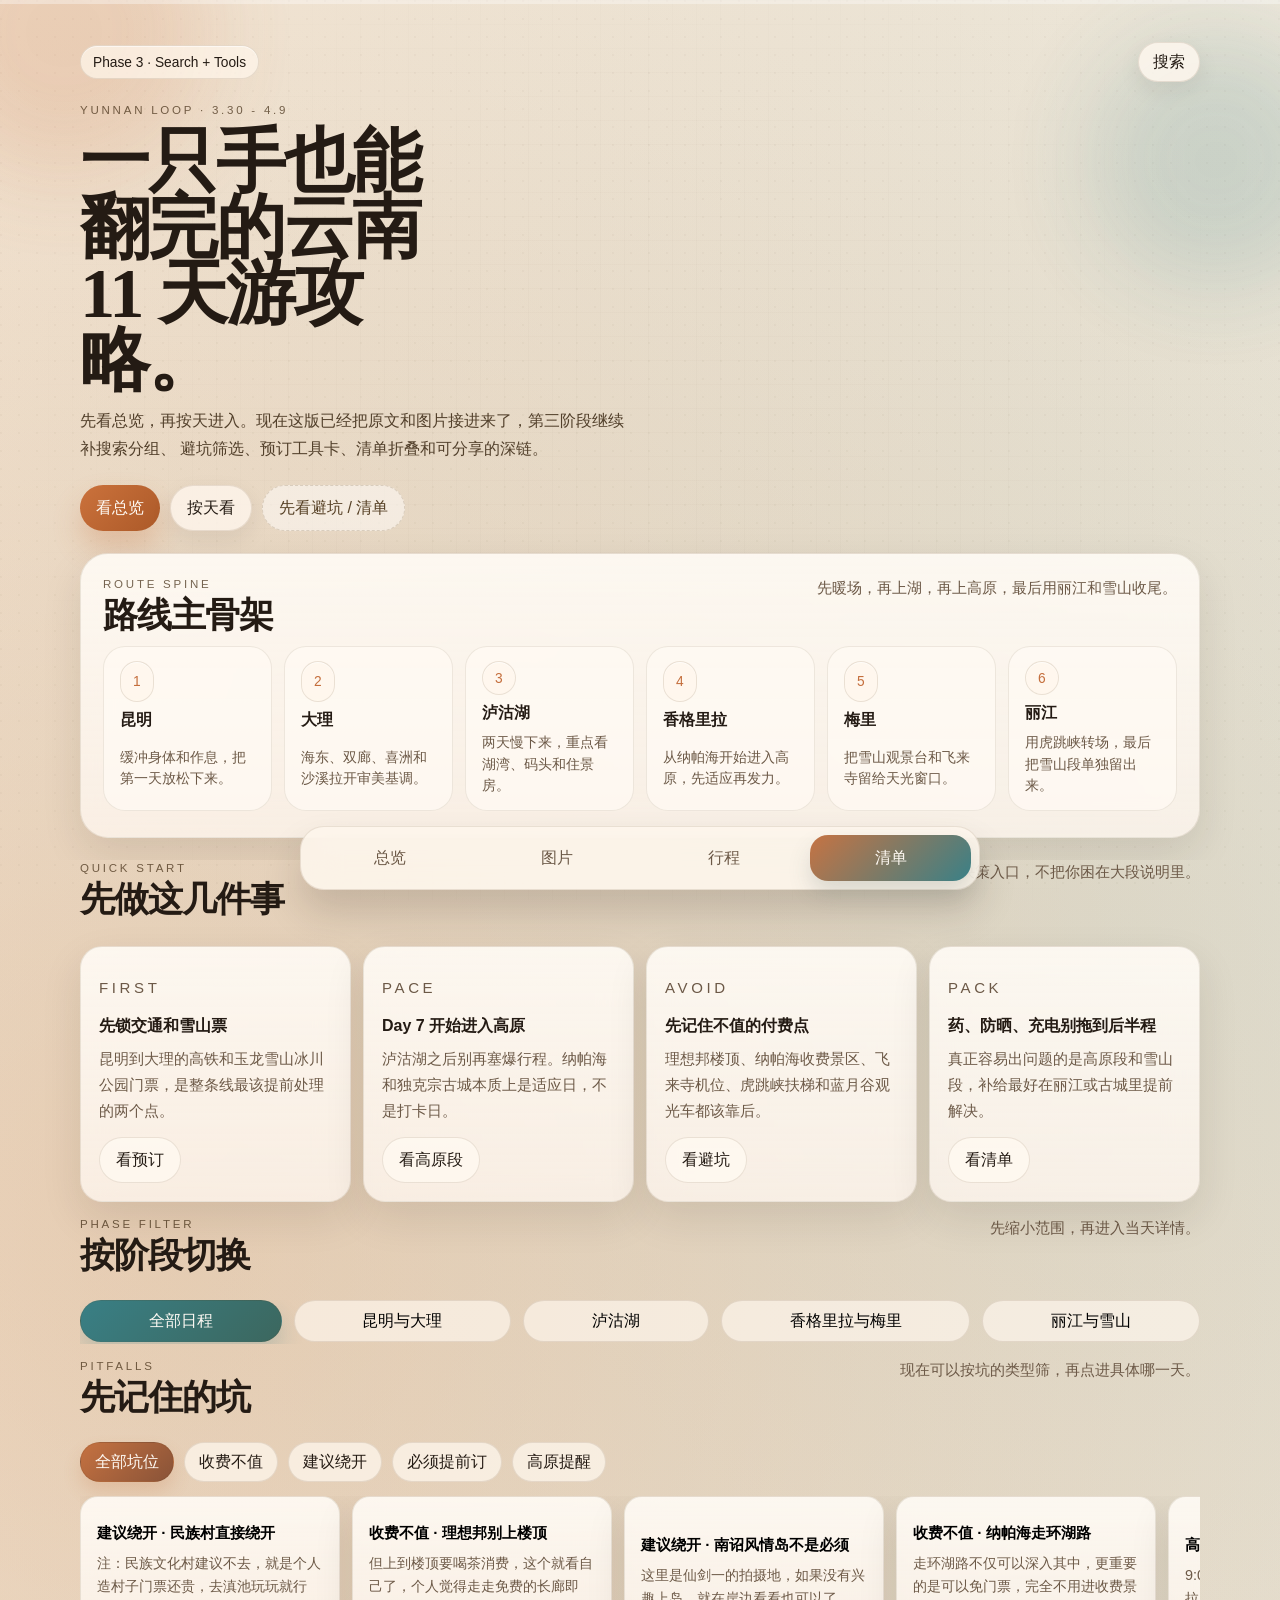
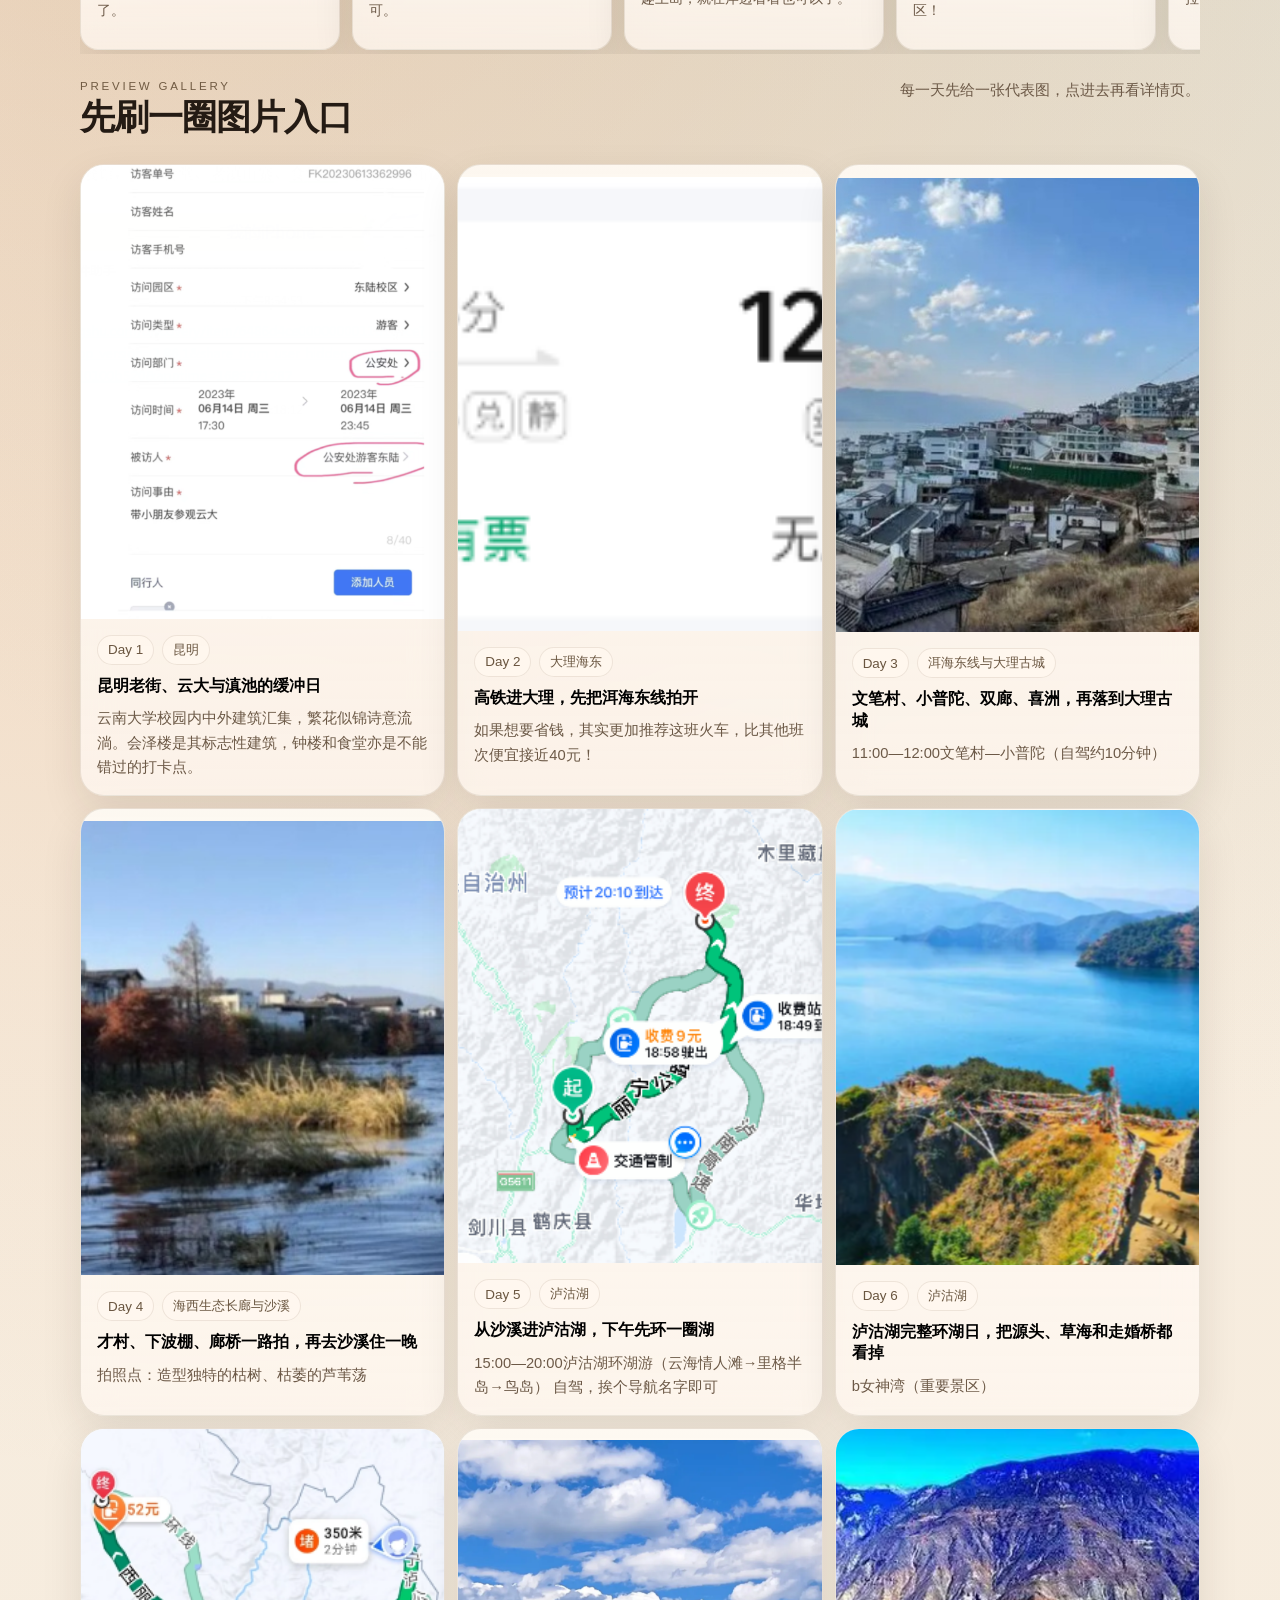
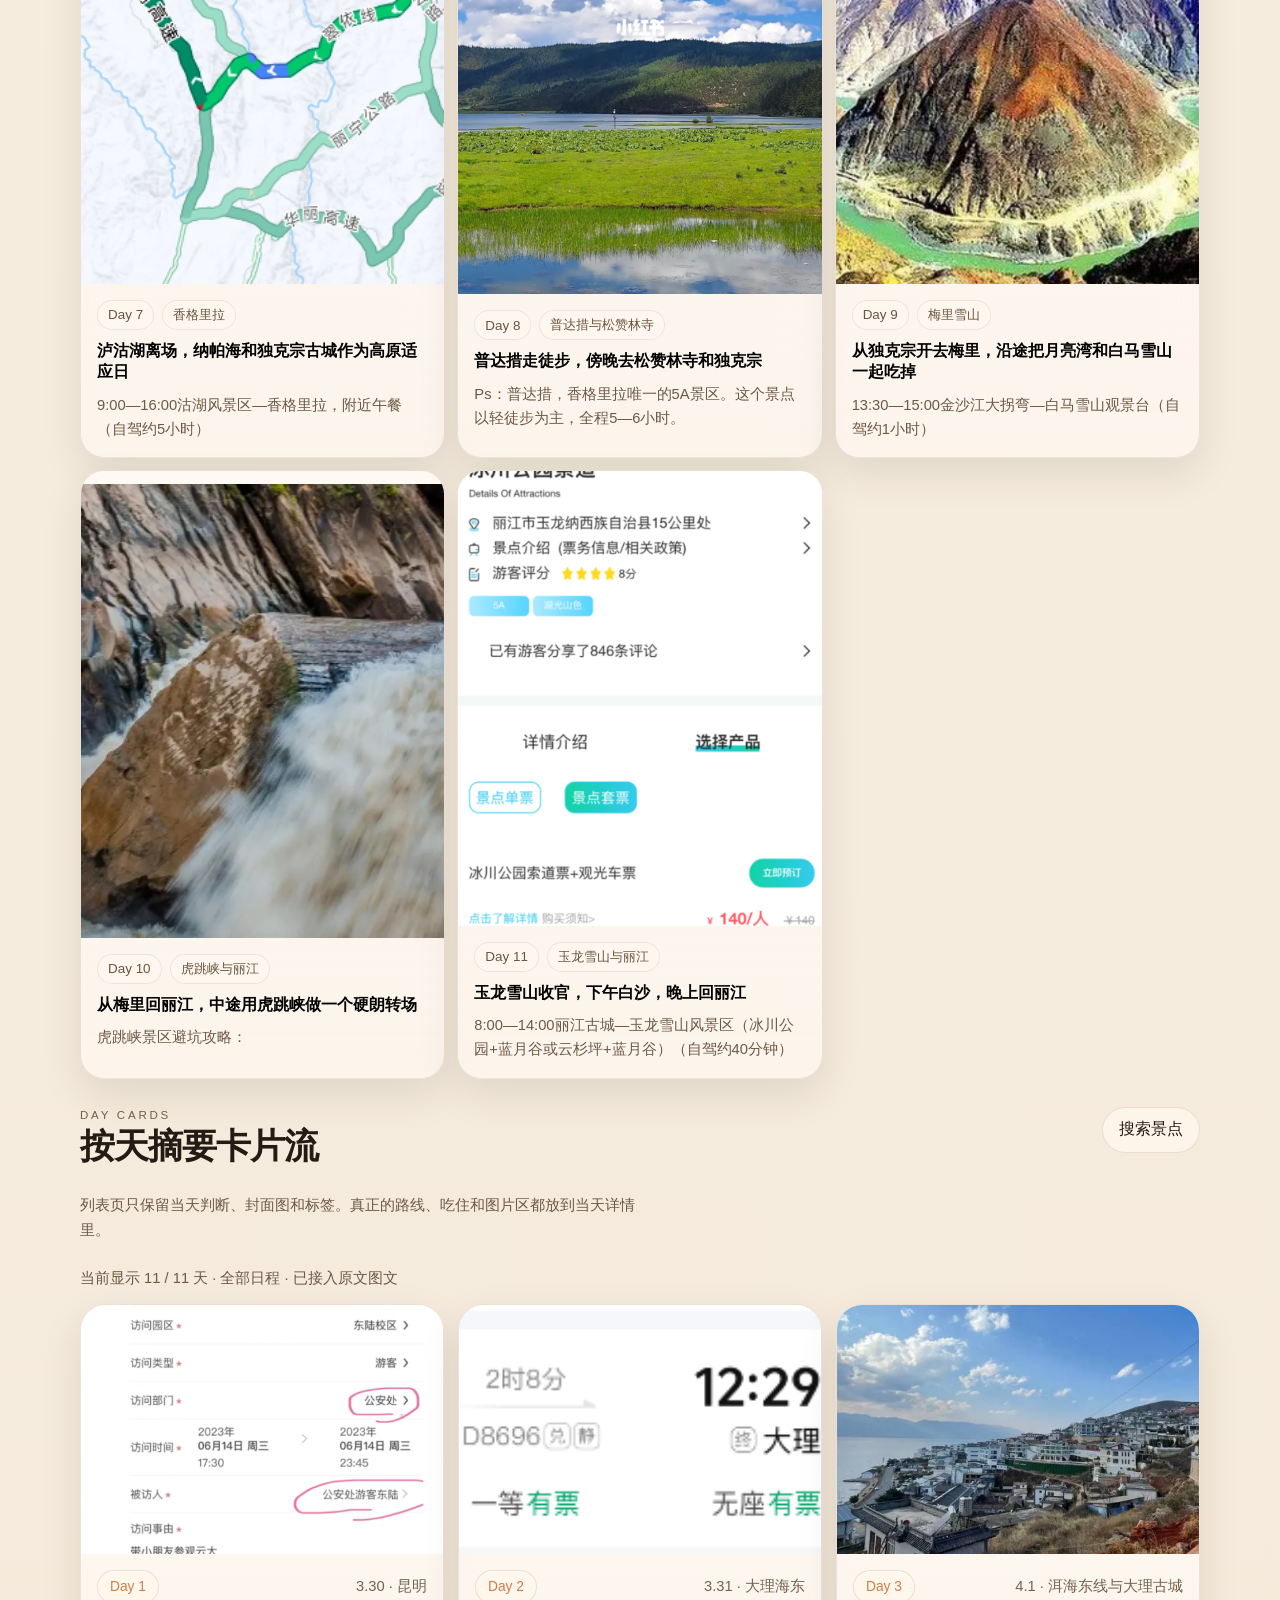
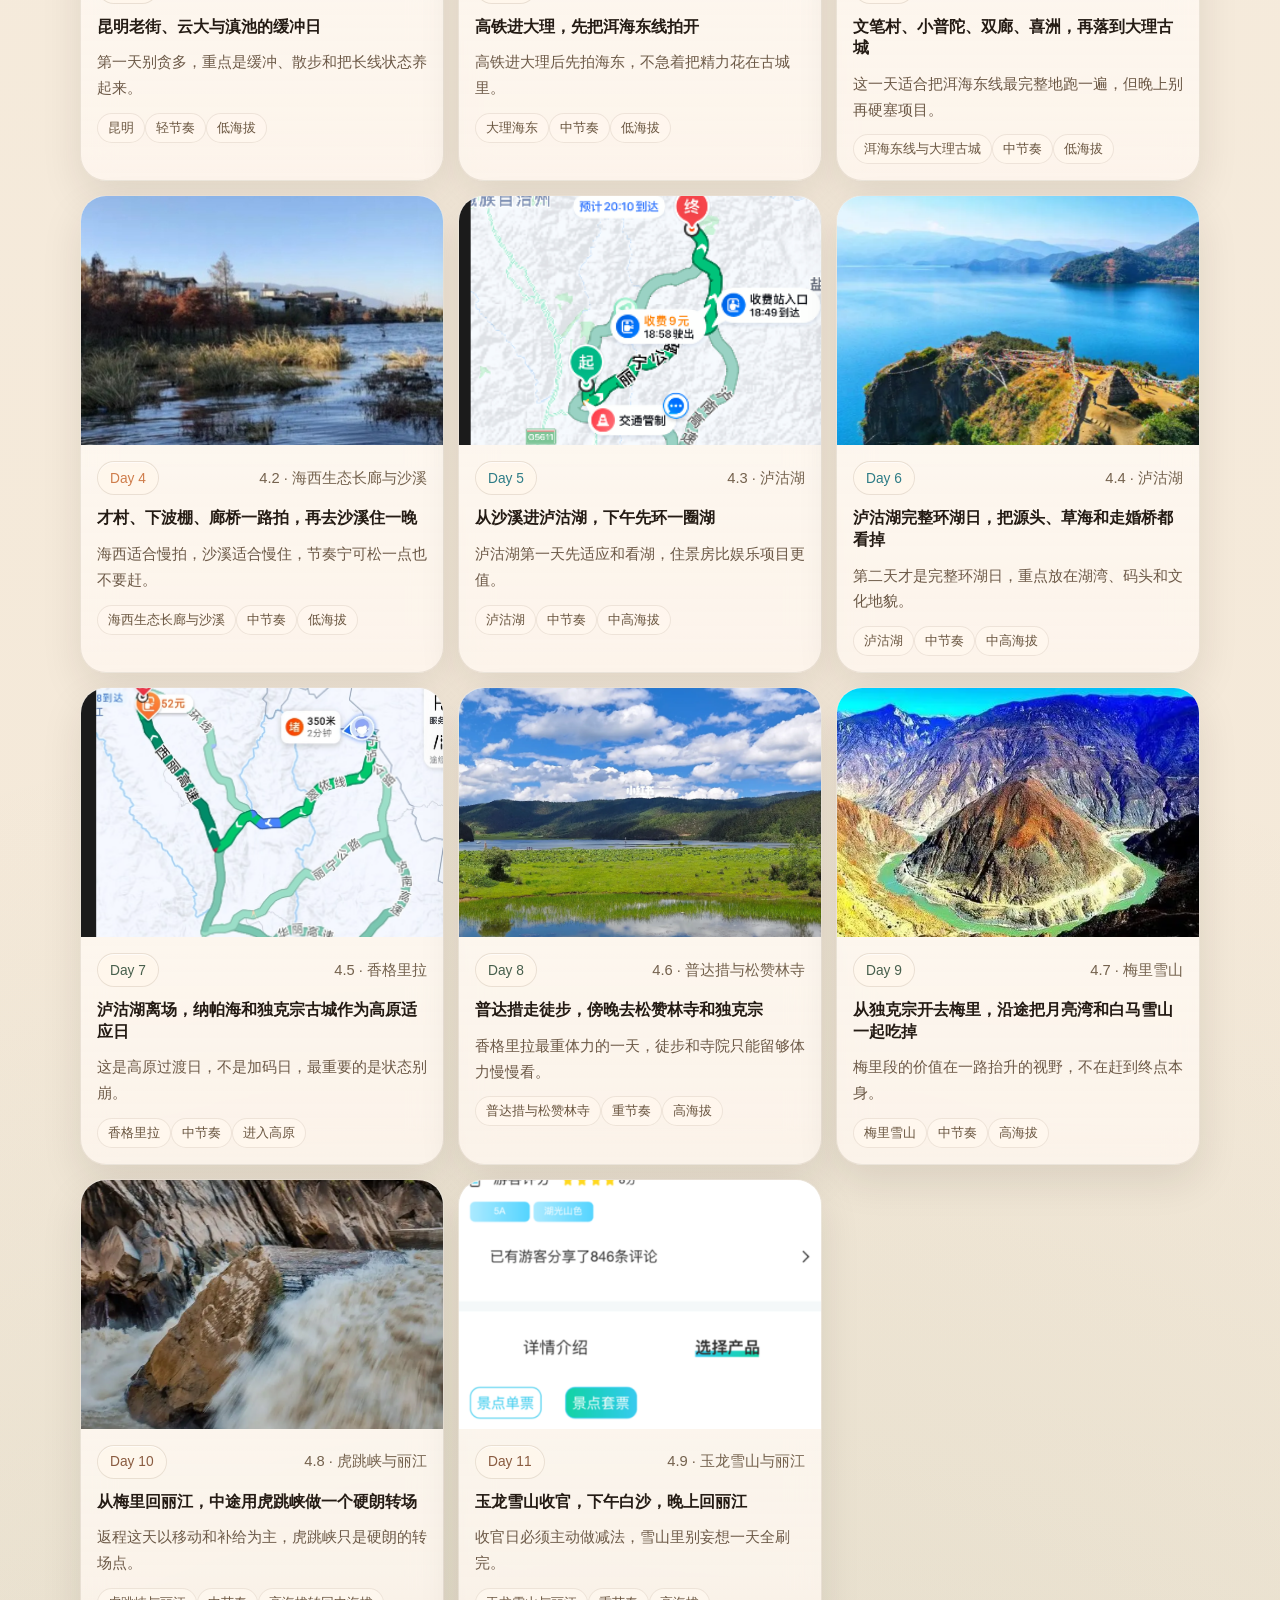
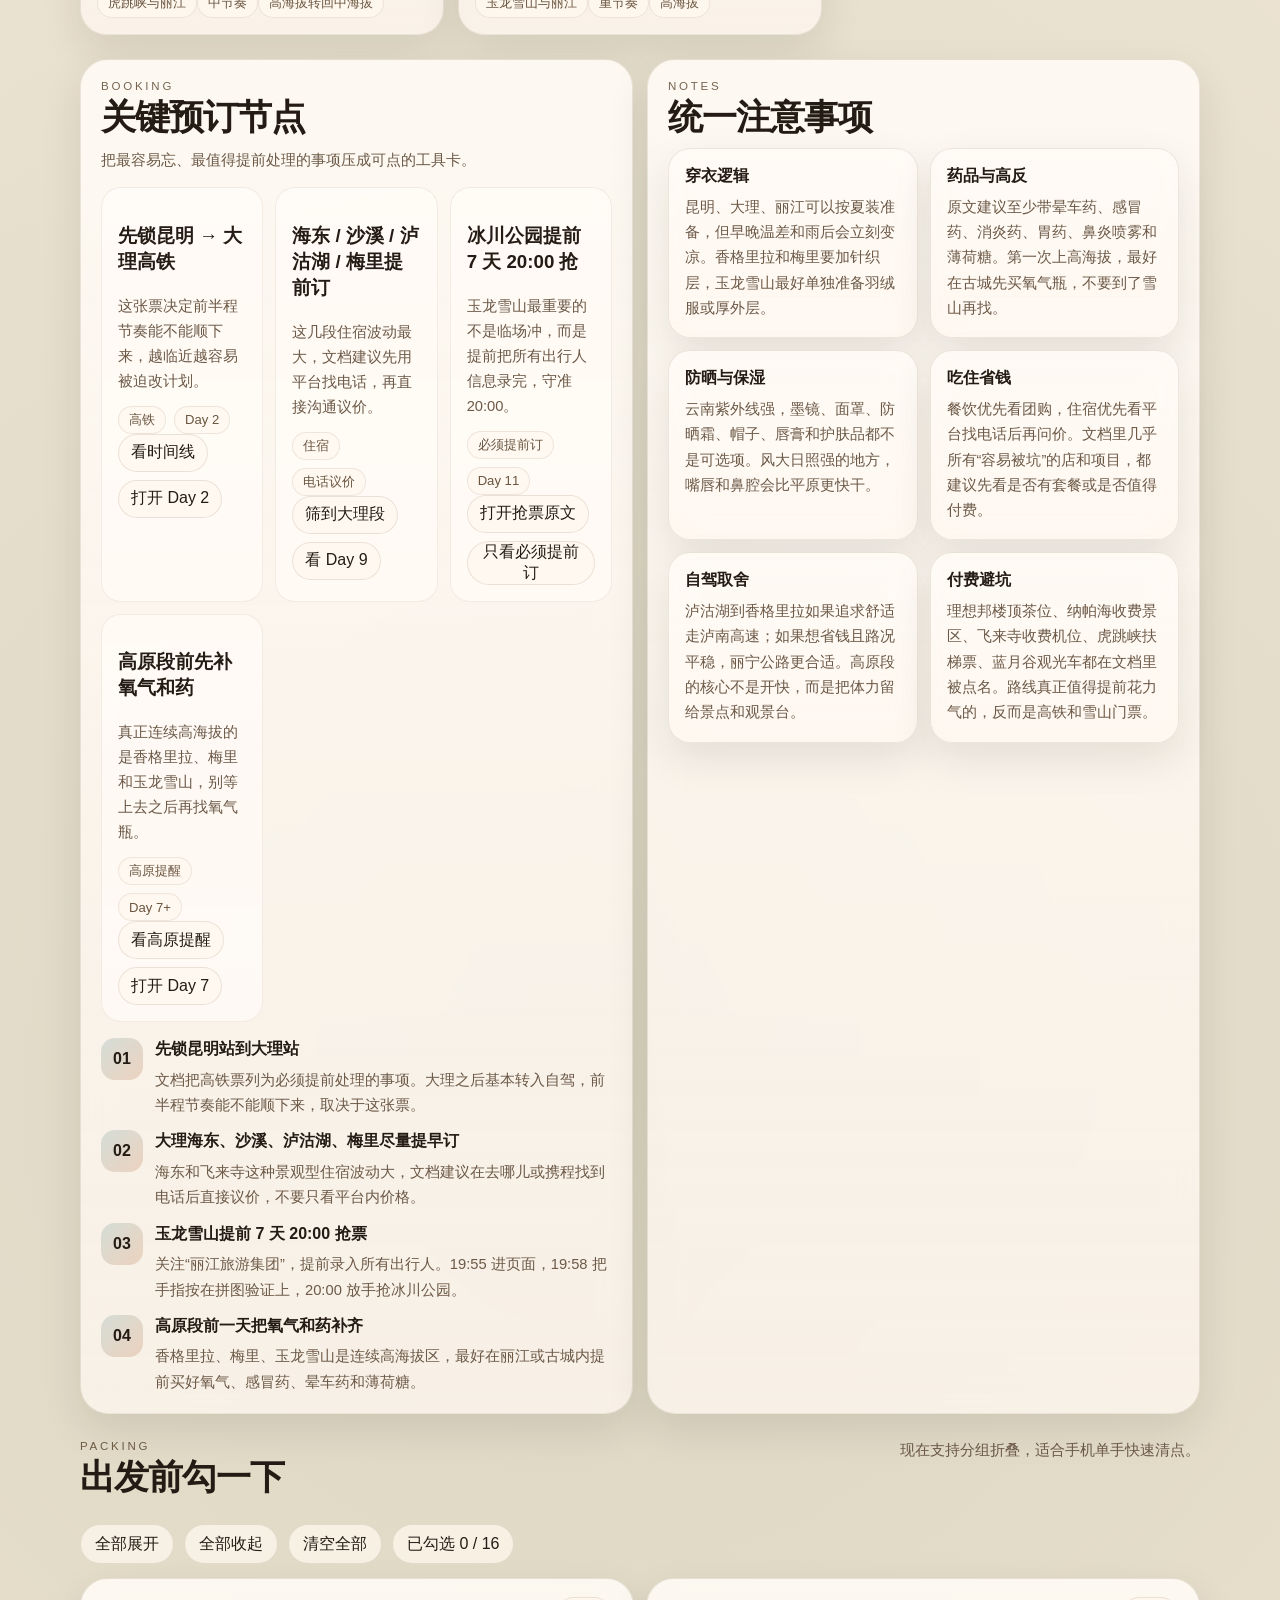
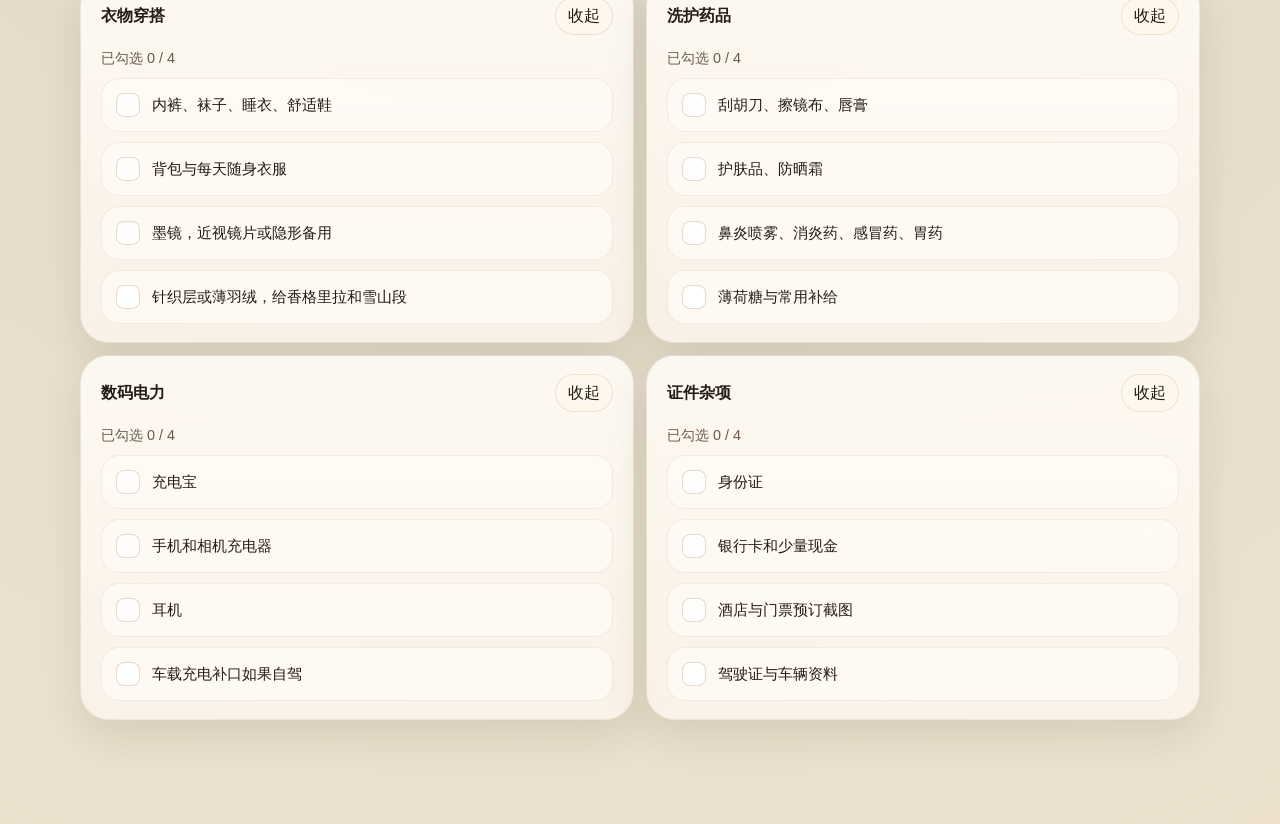
<file: static/guide/yunnan.html>
<!DOCTYPE html>
<html lang="zh-CN">
<head>
  <meta charset="UTF-8" />
  <meta name="viewport" content="width=device-width, initial-scale=1.0" />
  <title>云南路线长卷 | Mobile-First Phase 3</title>
  <meta
    name="description"
    content="移动端优先的云南 11 天游攻略第三阶段：图文引用、搜索分组、避坑筛选、工具卡和深链。"
  />
  <link rel="stylesheet" href="/static/guide/yunnan.css" />
</head>
<body>
  <div class="top-progress" aria-hidden="true">
    <span id="scrollProgress"></span>
  </div>
  <div class="page-grain" aria-hidden="true"></div>

  <header class="hero">
    <div class="hero-orb hero-orb-a" aria-hidden="true"></div>
    <div class="hero-orb hero-orb-b" aria-hidden="true"></div>
    <div class="shell hero-shell">
      <div class="hero-bar">
        <span class="status-chip">Phase 3 · Search + Tools</span>
        <button class="icon-btn" id="openSearchBtn" type="button">搜索</button>
      </div>

      <p class="hero-kicker">Yunnan Loop · 3.30 - 4.9</p>
      <h1>一只手也能翻完的云南 11 天游攻略。</h1>
      <p class="hero-summary">
        先看总览，再按天进入。现在这版已经把原文和图片接进来了，第三阶段继续补搜索分组、
        避坑筛选、预订工具卡、清单折叠和可分享的深链。
      </p>

      <div class="hero-actions">
        <a class="action-btn action-btn-primary" href="#overviewSection">看总览</a>
        <a class="action-btn action-btn-secondary" href="#daysSection">按天看</a>
        <a class="action-link" href="#packingSection">先看避坑 / 清单</a>
      </div>

      <section class="route-strip panel-soft" aria-label="路线总览">
        <div class="section-head section-head-compact">
          <div>
            <p class="eyebrow">Route Spine</p>
            <h2>路线主骨架</h2>
          </div>
          <p class="section-note">先暖场，再上湖，再上高原，最后用丽江和雪山收尾。</p>
        </div>
        <div class="route-strip__track" id="routeStrip"></div>
      </section>
    </div>
  </header>

  <main class="shell page-shell">
    <section class="section-block" id="overviewSection">
      <div class="section-head">
        <div>
          <p class="eyebrow">Quick Start</p>
          <h2>先做这几件事</h2>
        </div>
        <p class="section-note">移动端第一屏只给决策入口，不把你困在大段说明里。</p>
      </div>
      <div class="overview-tools" id="overviewTools"></div>

      <div class="section-head section-head-compact">
        <div>
          <p class="eyebrow">Phase Filter</p>
          <h2>按阶段切换</h2>
        </div>
        <p class="section-note">先缩小范围，再进入当天详情。</p>
      </div>
      <div class="filter-row" id="phaseFilter" aria-label="阶段筛选"></div>

      <div class="section-head section-head-compact">
        <div>
          <p class="eyebrow">Pitfalls</p>
          <h2>先记住的坑</h2>
        </div>
        <p class="section-note">现在可以按坑的类型筛，再点进具体哪一天。</p>
      </div>
      <div class="pitfall-filters" id="pitfallFilters"></div>
      <div class="pitfall-rail" id="pitfallList"></div>
    </section>

    <section class="section-block" id="gallerySection">
      <div class="section-head">
        <div>
          <p class="eyebrow">Preview Gallery</p>
          <h2>先刷一圈图片入口</h2>
        </div>
        <p class="section-note">每一天先给一张代表图，点进去再看详情页。</p>
      </div>
      <div class="featured-gallery" id="featuredGallery"></div>
    </section>

    <section class="section-block" id="daysSection">
      <div class="section-head">
        <div>
          <p class="eyebrow">Day Cards</p>
          <h2>按天摘要卡片流</h2>
        </div>
        <button class="inline-search-btn" id="openSearchInlineBtn" type="button">搜索景点</button>
      </div>
      <p class="section-note section-note-wide">
        列表页只保留当天判断、封面图和标签。真正的路线、吃住和图片区都放到当天详情里。
      </p>
      <p class="results-meta" id="resultsMeta">显示全部 11 天</p>
      <div class="day-list" id="daysContainer"></div>
    </section>

    <section class="section-block tools-block" id="toolsSection">
      <article class="tool-panel">
        <div class="section-head section-head-compact">
          <div>
            <p class="eyebrow">Booking</p>
            <h2>关键预订节点</h2>
          </div>
        </div>
        <p class="section-note section-note-wide">把最容易忘、最值得提前处理的事项压成可点的工具卡。</p>
        <div class="tool-card-grid" id="bookingTools"></div>
        <div class="timeline-list" id="bookingList"></div>
      </article>

      <article class="tool-panel">
        <div class="section-head section-head-compact">
          <div>
            <p class="eyebrow">Notes</p>
            <h2>统一注意事项</h2>
          </div>
        </div>
        <div class="note-grid" id="globalNotes"></div>
      </article>
    </section>

    <section class="section-block" id="packingSection">
      <div class="section-head">
        <div>
          <p class="eyebrow">Packing</p>
          <h2>出发前勾一下</h2>
        </div>
        <p class="section-note">现在支持分组折叠，适合手机单手快速清点。</p>
      </div>
      <div class="packing-toolbar" id="packingActions"></div>
      <div class="packing-grid" id="packingList"></div>
    </section>
  </main>

  <section class="search-shell" id="searchShell" hidden>
    <div class="search-backdrop" data-close-search></div>
    <div class="search-panel" role="dialog" aria-modal="true" aria-labelledby="searchTitle">
      <div class="search-head">
        <div>
          <p class="eyebrow">Search</p>
          <h2 id="searchTitle">搜天数、地名和景点</h2>
        </div>
        <button class="icon-btn" data-close-search type="button">关闭</button>
      </div>
      <label class="search-field">
        <span>输入关键词</span>
        <input id="searchInput" type="search" placeholder="例如：泸沽湖、飞来寺、蓝月谷" />
      </label>
      <div class="search-filter-row" id="searchFilters"></div>
      <p class="search-summary" id="searchSummary">支持搜索天数、景点、餐馆、原文和图片引用。</p>
      <div class="search-results" id="searchResults"></div>
    </div>
  </section>

  <section class="detail-shell" id="detailShell" hidden>
    <div class="detail-backdrop" data-close-detail></div>
    <div class="detail-sheet" role="dialog" aria-modal="true" aria-labelledby="detailTitle">
      <div class="detail-head">
        <button class="icon-btn" data-close-detail type="button">返回</button>
        <span class="detail-phase" id="detailPhaseBadge"></span>
      </div>

      <div class="detail-hero">
        <img class="detail-lead-image" id="detailLeadImage" alt="" loading="lazy" />
        <div class="detail-hero-copy">
          <p class="eyebrow" id="detailEyebrow"></p>
          <h2 id="detailTitle"></h2>
          <p class="detail-decision" id="detailDecision"></p>
          <p class="detail-summary" id="detailSummary"></p>
          <div class="detail-badges" id="detailBadges"></div>
        </div>
      </div>

      <div class="detail-gallery-rail" id="detailGalleryRail"></div>
      <div class="detail-tabs" id="detailTabs" role="tablist" aria-label="当天详情切换"></div>
      <div class="detail-body" id="detailBody"></div>
    </div>
  </section>

  <section class="lightbox-shell" id="lightboxShell" hidden>
    <div class="lightbox-backdrop" data-close-lightbox></div>
    <div class="lightbox-panel" role="dialog" aria-modal="true" aria-labelledby="lightboxCounter">
      <div class="lightbox-head">
        <p class="eyebrow" id="lightboxCounter">图片 1 / 1</p>
        <button class="icon-btn" data-close-lightbox type="button">关闭</button>
      </div>

      <div class="lightbox-frame">
        <button class="lightbox-nav lightbox-nav-prev" type="button" data-lightbox-nav="prev" aria-label="上一张">‹</button>
        <img class="lightbox-image" id="lightboxImage" alt="" loading="lazy" />
        <button class="lightbox-nav lightbox-nav-next" type="button" data-lightbox-nav="next" aria-label="下一张">›</button>
      </div>

      <div class="lightbox-copy">
        <p class="lightbox-caption" id="lightboxCaption"></p>
        <p class="lightbox-source" id="lightboxSource"></p>
        <button class="lightbox-source-btn" id="lightboxSourceBtn" type="button">查看对应原文</button>
      </div>
    </div>
  </section>

  <nav class="bottom-nav" id="bottomNav" aria-label="页面导航">
    <button class="bottom-nav__btn is-active" type="button" data-section="overviewSection">总览</button>
    <button class="bottom-nav__btn" type="button" data-section="gallerySection">图片</button>
    <button class="bottom-nav__btn" type="button" data-section="daysSection">行程</button>
    <button class="bottom-nav__btn" type="button" data-section="packingSection">清单</button>
  </nav>

  <script src="/static/guide/yunnan.js" defer></script>
</body>
</html>
</file>
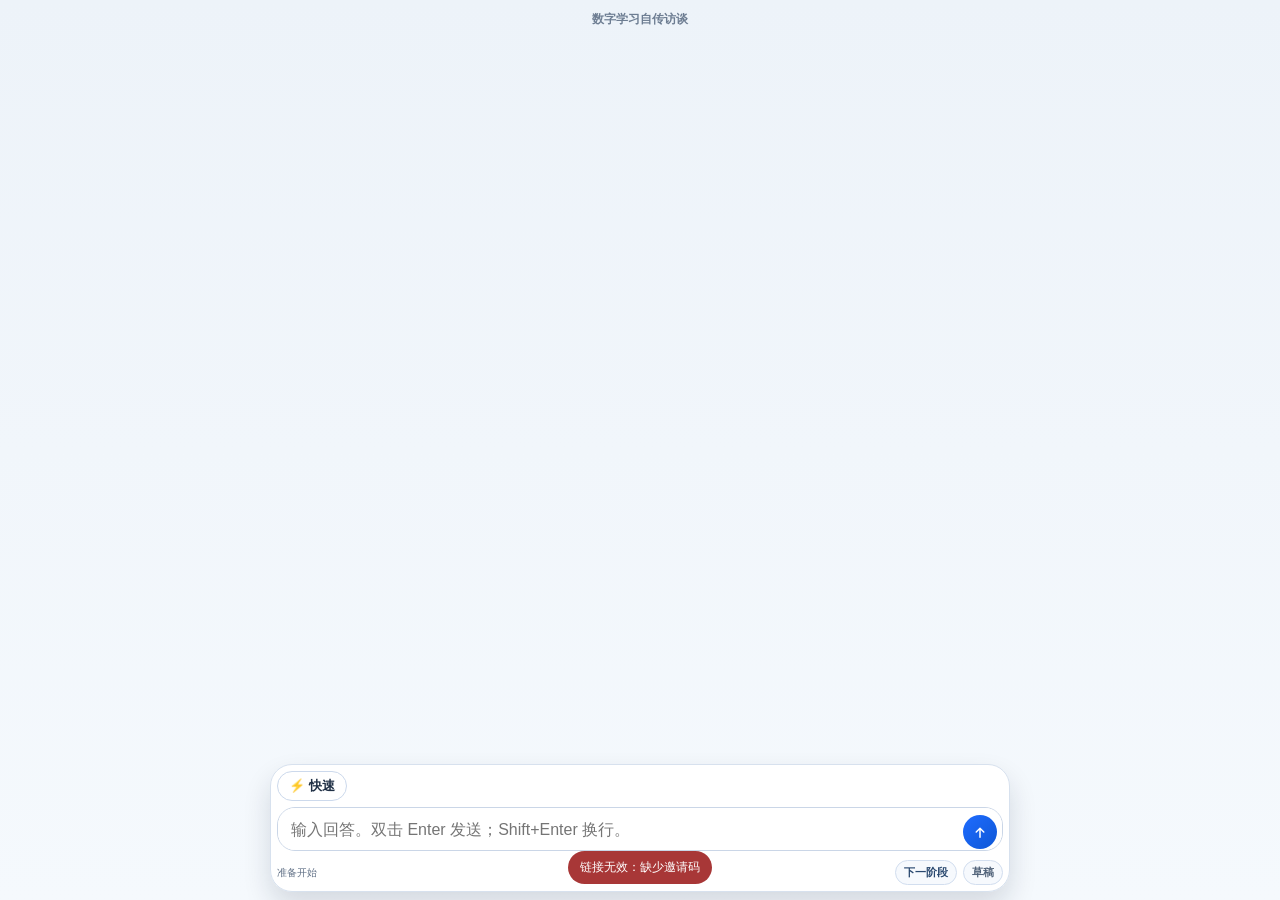
<file: static/mobile/participant.html>
<!DOCTYPE html>
<html lang="zh-CN">
<head>
    <meta charset="UTF-8" />
    <meta name="viewport" content="width=device-width, initial-scale=1.0, viewport-fit=cover" />
    <title>数字学习自传访谈 · Mobile</title>
    <link rel="stylesheet" href="/static/mobile/mobile.css" />
</head>
<body>
<div class="mobile-shell">
    <header class="mobile-titlebar">
        <h1>数字学习自传访谈</h1>
    </header>

    <section class="chat-card" aria-label="mobile interview chat">
        <div class="chat-scroll" id="chatScroll"></div>
    </section>

    <section class="composer-dock" aria-label="composer dock">
        <div class="chat-toolbar">
            <button class="mode-pill" id="speedMenuBtn" type="button" aria-haspopup="true" aria-expanded="false">⚡ 快速</button>
            <div class="spark-tags" id="sparkList"></div>

            <div class="speed-menu hidden" id="speedMenu" role="menu" aria-label="思考速度">
                <button class="speed-option" data-speed="fast" type="button" role="menuitem">
                    <span class="option-main">快速</span>
                    <span class="option-sub">适合大部分对话</span>
                    <span class="option-check">✓</span>
                </button>
                <button class="speed-option" data-speed="balanced" type="button" role="menuitem">
                    <span class="option-main">中庸</span>
                    <span class="option-sub">信息更平衡</span>
                    <span class="option-check">✓</span>
                </button>
                <button class="speed-option" data-speed="deep" type="button" role="menuitem">
                    <span class="option-main">深度</span>
                    <span class="option-sub">更重推理细节</span>
                    <span class="option-check">✓</span>
                </button>
            </div>
        </div>

        <div class="composer">
            <div class="input-wrap">
                <textarea id="userInput" placeholder="输入回答。双击 Enter 发送；Shift+Enter 换行。"></textarea>
                <button class="send-btn" id="sendBtn" type="button" aria-label="发送">
                    <svg viewBox="0 0 24 24" aria-hidden="true">
                        <path d="M12 20a1 1 0 0 1-1-1V9.41l-3.3 3.3a1 1 0 1 1-1.4-1.42l5-5a1 1 0 0 1 1.4 0l5 5a1 1 0 1 1-1.4 1.42L13 9.41V19a1 1 0 0 1-1 1z"/>
                    </svg>
                </button>
            </div>
            <div class="dock-meta">
                <span id="composerHint">准备开始</span>
                <div class="mini-actions">
                    <button class="mini-btn" id="advanceBtn" type="button">下一阶段</button>
                    <button class="mini-btn secondary" id="summaryBtn" type="button">草稿</button>
                </div>
            </div>
        </div>
    </section>

    <section class="summary-cache" aria-hidden="true">
        <pre id="summaryBox">尚未生成草稿。</pre>
    </section>
</div>

<div class="consent-overlay" id="consentOverlay">
    <div class="consent-modal">
        <h2>开始前确认参与方式</h2>
        <p>你可以跳过问题，也可以随时退出。仅用于研究写作，系统会匿名化处理。</p>
        <div class="consent-actions">
            <button class="action-btn" id="consentAgreeBtn" type="button">我同意并开始</button>
            <button class="action-btn secondary" id="consentDeclineBtn" type="button">不同意参与</button>
        </div>
    </div>
</div>

<div class="toast" id="toast"></div>

<script src="/static/mobile/mobile.js" defer></script>
</body>
</html>
</file>
<file: static/guide/yunnan.css>
:root {
  --bg: #f6ecde;
  --bg-deep: #f2e5d2;
  --panel: rgba(255, 250, 243, 0.82);
  --panel-strong: rgba(255, 248, 239, 0.96);
  --panel-glass: rgba(255, 252, 247, 0.74);
  --line: rgba(87, 63, 31, 0.12);
  --ink: #241b14;
  --muted: #6c5947;
  --sun: #c46e3c;
  --sand: #d6b27f;
  --lake: #2e7b83;
  --lake-soft: #75b4bb;
  --pine: #47634d;
  --berry: #7e4a43;
  --phase-warmup: #cf7d4b;
  --phase-lugu: #2f7d87;
  --phase-plateau: #48604d;
  --phase-lijiang: #8a5c41;
  --shadow-lg: 0 26px 72px rgba(36, 27, 20, 0.14);
  --shadow-md: 0 16px 40px rgba(36, 27, 20, 0.1);
  --shadow-sm: 0 8px 22px rgba(36, 27, 20, 0.08);
  --radius-xl: 28px;
  --radius-lg: 22px;
  --radius-md: 18px;
  --radius-sm: 14px;
  --font-display: "Iowan Old Style", "Baskerville", "Songti SC", "STSong", serif;
  --font-body: "PingFang SC", "Hiragino Sans GB", "Helvetica Neue", sans-serif;
}

* {
  box-sizing: border-box;
}

html {
  scroll-behavior: smooth;
}

html,
body {
  margin: 0;
  min-height: 100%;
}

body {
  font-family: var(--font-body);
  color: var(--ink);
  background:
    radial-gradient(circle at 14% 14%, rgba(215, 148, 95, 0.34), transparent 24%),
    radial-gradient(circle at 87% 11%, rgba(105, 181, 190, 0.2), transparent 22%),
    radial-gradient(circle at 46% 84%, rgba(92, 128, 99, 0.16), transparent 26%),
    linear-gradient(180deg, #faefe1 0%, var(--bg) 40%, var(--bg-deep) 100%);
}

body::before {
  content: "";
  position: fixed;
  inset: 0;
  pointer-events: none;
  background-image:
    linear-gradient(rgba(66, 44, 18, 0.035) 1px, transparent 1px),
    linear-gradient(90deg, rgba(66, 44, 18, 0.035) 1px, transparent 1px);
  background-size: 24px 24px;
  mask-image: radial-gradient(circle at center, black 40%, transparent 92%);
  opacity: 0.42;
}

body.has-modal-open {
  overflow: hidden;
}

button,
input {
  font: inherit;
}

img {
  display: block;
  max-width: 100%;
}

a {
  color: inherit;
  text-decoration: none;
}

.page-grain {
  position: fixed;
  inset: 0;
  pointer-events: none;
  opacity: 0.16;
  background: radial-gradient(circle at 1px 1px, rgba(71, 49, 26, 0.18) 1px, transparent 0);
  background-size: 18px 18px;
  mix-blend-mode: multiply;
}

.top-progress {
  position: fixed;
  inset: 0 0 auto;
  z-index: 80;
  height: 4px;
  background: rgba(255, 255, 255, 0.36);
  backdrop-filter: blur(12px);
}

.top-progress span {
  display: block;
  width: 0;
  height: 100%;
  background: linear-gradient(90deg, var(--sun), var(--lake), var(--lake-soft));
  box-shadow: 0 0 18px rgba(47, 123, 131, 0.38);
  transition: width 0.12s linear;
}

.shell {
  width: min(100vw - 24px, 1120px);
  margin: 0 auto;
}

.hero {
  position: relative;
  overflow: clip;
  padding: 28px 0 22px;
}

.hero-shell,
.page-shell {
  position: relative;
  z-index: 1;
}

.hero-orb {
  position: absolute;
  border-radius: 999px;
  pointer-events: none;
  filter: blur(46px);
  opacity: 0.75;
}

.hero-orb-a {
  width: 18rem;
  height: 18rem;
  top: -7rem;
  left: -5rem;
  background: rgba(204, 122, 72, 0.26);
}

.hero-orb-b {
  width: 16rem;
  height: 16rem;
  top: 2rem;
  right: -4rem;
  background: rgba(50, 124, 131, 0.22);
}

.hero-bar,
.section-head,
.section-head-compact,
.detail-head,
.search-head,
.packing-card__head {
  display: flex;
  align-items: flex-start;
  justify-content: space-between;
  gap: 14px;
}

.hero-bar {
  align-items: center;
  margin-bottom: 20px;
}

.hero h1,
.section-head h2,
.detail-hero-copy h2,
.search-head h2 {
  font-family: var(--font-display);
  letter-spacing: -0.03em;
}

.hero h1 {
  margin: 10px 0 14px;
  max-width: 10ch;
  font-size: clamp(2.5rem, 9vw, 4.4rem);
  line-height: 0.94;
}

.hero-kicker,
.eyebrow {
  margin: 0;
  font-size: 0.72rem;
  line-height: 1.4;
  letter-spacing: 0.24em;
  text-transform: uppercase;
  color: rgba(70, 48, 24, 0.74);
}

.hero-summary,
.section-note,
.results-meta,
.overview-card p,
.gallery-card__text,
.day-card__decision,
.timeline-item__body p,
.note-card p,
.packing-summary,
.detail-summary,
.detail-decision,
.detail-block p,
.detail-source-note,
.search-result p {
  color: var(--muted);
}

.hero-summary {
  margin: 0;
  max-width: 34rem;
  font-size: 0.98rem;
  line-height: 1.8;
  color: rgba(57, 39, 17, 0.86);
}

.status-chip,
.detail-phase,
.route-stop__index,
.day-card__day {
  display: inline-flex;
  align-items: center;
  justify-content: center;
  gap: 8px;
  min-height: 34px;
  padding: 0 12px;
  border: 1px solid rgba(84, 60, 29, 0.12);
  border-radius: 999px;
  background: rgba(255, 247, 236, 0.72);
  box-shadow: inset 0 1px 0 rgba(255, 255, 255, 0.58);
  font-size: 0.86rem;
}

.icon-btn,
.action-btn,
.action-link,
.filter-chip,
.overview-card__action,
.inline-search-btn,
.packing-reset,
.bottom-nav__btn,
.search-result,
.gallery-card,
.day-card__button,
.detail-tab,
.pitfall-chip {
  border: none;
  cursor: pointer;
  font: inherit;
}

.icon-btn {
  min-height: 40px;
  padding: 0 14px;
  border-radius: 999px;
  background: rgba(255, 248, 240, 0.82);
  border: 1px solid rgba(88, 62, 30, 0.12);
  box-shadow: var(--shadow-sm);
  color: var(--ink);
}

.hero-actions {
  display: flex;
  flex-wrap: wrap;
  gap: 10px;
  margin-top: 22px;
}

.action-btn,
.action-link,
.overview-card__action,
.inline-search-btn {
  display: inline-flex;
  align-items: center;
  justify-content: center;
  min-height: 46px;
  padding: 0 16px;
  border-radius: 999px;
  transition: transform 0.18s ease, box-shadow 0.18s ease, background 0.18s ease;
}

.action-btn:hover,
.action-link:hover,
.icon-btn:hover,
.overview-card__action:hover,
.inline-search-btn:hover,
.gallery-card:hover,
.day-card__button:hover,
.bottom-nav__btn:hover,
.pitfall-chip:hover,
.filter-chip:hover,
.detail-tab:hover,
.packing-reset:hover,
.search-result:hover {
  transform: translateY(-1px);
}

.action-btn-primary {
  background: linear-gradient(135deg, rgba(202, 111, 57, 0.98), rgba(170, 86, 37, 0.98));
  color: #fffaf4;
  box-shadow: 0 16px 28px rgba(196, 110, 60, 0.28);
}

.action-btn-secondary {
  background: rgba(255, 247, 237, 0.78);
  color: var(--ink);
  border: 1px solid rgba(89, 63, 29, 0.12);
  box-shadow: var(--shadow-sm);
}

.action-link {
  color: rgba(69, 45, 17, 0.9);
  background: rgba(255, 252, 247, 0.55);
  border: 1px dashed rgba(88, 62, 30, 0.18);
}

.panel-soft,
.overview-card,
.gallery-card,
.day-card,
.tool-panel,
.note-card,
.packing-card,
.search-panel,
.detail-sheet,
.pitfall-chip {
  position: relative;
  border: 1px solid rgba(88, 62, 30, 0.11);
  background: linear-gradient(180deg, rgba(255, 251, 245, 0.9), rgba(255, 247, 240, 0.76));
  backdrop-filter: blur(16px);
  box-shadow: var(--shadow-md);
}

.route-strip {
  margin-top: 22px;
  padding: 18px;
  border-radius: var(--radius-xl);
}

.section-head {
  margin-bottom: 14px;
}

.section-head h2,
.detail-hero-copy h2,
.search-head h2 {
  margin: 6px 0 0;
  font-size: clamp(1.52rem, 5vw, 2.2rem);
  line-height: 1.02;
}

.section-head-compact {
  margin: 0 0 12px;
}

.section-note {
  margin: 0;
  font-size: 0.92rem;
  line-height: 1.7;
  max-width: 36rem;
}

.section-note-wide {
  margin-bottom: 14px;
}

.route-strip__track,
.filter-row,
.pitfall-rail,
.featured-gallery {
  display: grid;
  grid-auto-flow: column;
  gap: 12px;
  overflow-x: auto;
  padding-bottom: 4px;
  scroll-snap-type: x proximity;
}

.route-strip__track::-webkit-scrollbar,
.filter-row::-webkit-scrollbar,
.pitfall-rail::-webkit-scrollbar,
.featured-gallery::-webkit-scrollbar {
  display: none;
}

.route-stop {
  min-width: 110px;
  padding: 14px 16px;
  border-radius: var(--radius-lg);
  background: rgba(255, 250, 244, 0.78);
  border: 1px solid rgba(94, 67, 35, 0.1);
  display: grid;
  gap: 8px;
  scroll-snap-align: start;
}

.route-stop__index {
  width: fit-content;
  color: var(--sun);
}

.route-stop__name {
  font-size: 0.98rem;
  font-weight: 600;
}

.route-stop__note {
  font-size: 0.86rem;
  color: var(--muted);
  line-height: 1.55;
}

.page-shell {
  display: grid;
  gap: 24px;
  padding-bottom: calc(104px + env(safe-area-inset-bottom));
}

.section-block {
  display: grid;
  gap: 14px;
}

.overview-tools {
  display: grid;
  gap: 12px;
}

.overview-card {
  padding: 18px;
  border-radius: var(--radius-lg);
}

.overview-card h3,
.gallery-card__copy h3,
.day-card__copy h3,
.timeline-item__body h3,
.note-card h3,
.packing-card__head h3,
.detail-block h3,
.detail-block h4,
.search-result h3 {
  margin: 0;
  font-size: 1rem;
  line-height: 1.35;
}

.overview-card p {
  margin: 10px 0 14px;
  line-height: 1.7;
  font-size: 0.94rem;
}

.overview-card__action {
  width: fit-content;
  background: rgba(255, 249, 241, 0.82);
  border: 1px solid rgba(89, 63, 29, 0.12);
  color: var(--ink);
}

.filter-row {
  padding-bottom: 2px;
}

.filter-chip {
  min-height: 42px;
  padding: 0 14px;
  border-radius: 999px;
  background: rgba(255, 248, 238, 0.66);
  border: 1px solid rgba(89, 63, 29, 0.12);
  white-space: nowrap;
}

.filter-chip.is-active {
  background: linear-gradient(135deg, rgba(50, 124, 131, 0.96), rgba(53, 99, 91, 0.96));
  color: #fefaf4;
  box-shadow: 0 12px 22px rgba(50, 124, 131, 0.22);
}

.pitfall-filters,
.search-filter-row,
.packing-toolbar {
  display: flex;
  flex-wrap: wrap;
  gap: 10px;
}

.pitfall-filter,
.search-filter,
.packing-toolbar button {
  min-height: 40px;
  padding: 0 14px;
  border-radius: 999px;
  border: 1px solid rgba(89, 63, 29, 0.12);
  background: rgba(255, 248, 239, 0.72);
  color: var(--ink);
  cursor: pointer;
}

.pitfall-filter.is-active,
.search-filter.is-active {
  background: linear-gradient(135deg, rgba(196, 110, 60, 0.96), rgba(133, 78, 51, 0.96));
  color: #fffaf4;
  box-shadow: 0 10px 18px rgba(196, 110, 60, 0.2);
}

.pitfall-chip {
  min-width: min(86vw, 260px);
  padding: 15px 16px;
  border-radius: var(--radius-md);
  text-align: left;
  scroll-snap-align: start;
}

.pitfall-chip strong {
  display: block;
  margin-bottom: 8px;
  font-size: 0.96rem;
}

.pitfall-chip span {
  display: block;
  font-size: 0.9rem;
  line-height: 1.65;
  color: var(--muted);
}

.featured-gallery {
  grid-auto-columns: minmax(220px, 74vw);
}

.gallery-card {
  overflow: hidden;
  padding: 0;
  border-radius: 24px;
  text-align: left;
  scroll-snap-align: start;
}

.gallery-card__media {
  aspect-ratio: 4 / 5;
  background: rgba(78, 55, 24, 0.08);
}

.gallery-card__media img {
  width: 100%;
  height: 100%;
  object-fit: cover;
}

.gallery-card__copy {
  padding: 16px;
  display: grid;
  gap: 10px;
}

.gallery-card__topline,
.day-card__topline,
.detail-tags,
.detail-badges {
  display: flex;
  flex-wrap: wrap;
  gap: 8px;
}

.gallery-card__text {
  margin: 0;
  font-size: 0.92rem;
  line-height: 1.65;
}

.inline-search-btn {
  background: rgba(255, 248, 239, 0.78);
  border: 1px solid rgba(89, 63, 29, 0.12);
  color: var(--ink);
}

.results-meta {
  margin: -2px 0 2px;
  font-size: 0.92rem;
}

.day-list {
  display: grid;
  gap: 14px;
}

.day-card {
  overflow: hidden;
  border-radius: 26px;
}

.day-card__button {
  width: 100%;
  padding: 0;
  background: transparent;
  color: inherit;
  text-align: left;
}

.day-card__media {
  position: relative;
  aspect-ratio: 16 / 11;
  background: rgba(76, 57, 32, 0.08);
}

.day-card__media img {
  width: 100%;
  height: 100%;
  object-fit: cover;
}

.day-card__copy {
  padding: 16px;
  display: grid;
  gap: 12px;
}

.day-card__topline {
  align-items: center;
  justify-content: space-between;
}

.day-card__day {
  color: var(--sun);
}

.day-card__city {
  font-size: 0.92rem;
  color: rgba(67, 46, 21, 0.74);
}

.day-card__decision {
  margin: 0;
  font-size: 0.95rem;
  line-height: 1.7;
}

.day-card__badges span,
.detail-badges span,
.gallery-card__topline span,
.detail-tags span {
  display: inline-flex;
  align-items: center;
  min-height: 30px;
  padding: 0 10px;
  border-radius: 999px;
  background: rgba(255, 248, 239, 0.78);
  border: 1px solid rgba(89, 63, 29, 0.1);
  font-size: 0.84rem;
  color: rgba(72, 49, 24, 0.82);
}

.tools-block {
  display: grid;
  gap: 14px;
}

.tool-card-grid {
  display: grid;
  gap: 12px;
  margin-bottom: 16px;
}

.tool-card {
  padding: 16px;
  border-radius: 20px;
  background: rgba(255, 251, 246, 0.86);
  border: 1px solid rgba(89, 63, 29, 0.08);
}

.tool-card p {
  margin: 10px 0 12px;
  font-size: 0.92rem;
  line-height: 1.7;
  color: var(--muted);
}

.tool-card__meta {
  display: flex;
  flex-wrap: wrap;
  gap: 8px;
}

.tool-card__meta span {
  display: inline-flex;
  align-items: center;
  min-height: 28px;
  padding: 0 10px;
  border-radius: 999px;
  background: rgba(255, 248, 239, 0.82);
  border: 1px solid rgba(89, 63, 29, 0.1);
  font-size: 0.82rem;
  color: rgba(72, 49, 24, 0.82);
}

.tool-card__actions {
  display: flex;
  flex-wrap: wrap;
  gap: 8px;
}

.tool-card__actions button {
  min-height: 38px;
  padding: 0 12px;
  border-radius: 999px;
  border: 1px solid rgba(89, 63, 29, 0.12);
  background: rgba(255, 248, 239, 0.82);
  color: var(--ink);
  cursor: pointer;
}

.tool-panel,
.packing-card {
  padding: 18px;
  border-radius: var(--radius-xl);
}

.timeline-list,
.note-grid,
.packing-grid {
  display: grid;
  gap: 12px;
}

.timeline-item {
  display: grid;
  grid-template-columns: auto minmax(0, 1fr);
  gap: 12px;
  align-items: flex-start;
}

.timeline-item__dot {
  width: 42px;
  height: 42px;
  border-radius: 14px;
  display: grid;
  place-items: center;
  background: linear-gradient(135deg, rgba(50, 124, 131, 0.18), rgba(196, 110, 60, 0.24));
  color: var(--ink);
  font-weight: 700;
}

.timeline-item__body p,
.note-card p {
  margin: 8px 0 0;
  font-size: 0.92rem;
  line-height: 1.72;
}

.note-card {
  padding: 16px;
  border-radius: var(--radius-lg);
}

.packing-card__head {
  align-items: center;
  margin-bottom: 14px;
}

.packing-card__head button {
  min-height: 38px;
  padding: 0 12px;
  border-radius: 999px;
  border: 1px solid rgba(89, 63, 29, 0.12);
  background: rgba(255, 246, 235, 0.78);
  color: var(--ink);
  cursor: pointer;
}

.packing-card__items {
  display: grid;
  gap: 10px;
}

.packing-card.is-collapsed .packing-card__items {
  display: none;
}

.packing-reset {
  min-height: 34px;
  padding: 0 12px;
  border-radius: 999px;
  background: rgba(255, 246, 235, 0.78);
  border: 1px solid rgba(89, 63, 29, 0.12);
}

.packing-summary {
  margin: 0 0 10px;
  font-size: 0.9rem;
}

.packing-item {
  position: relative;
}

.packing-item input {
  position: absolute;
  opacity: 0;
  inset: 0;
}

.packing-item label {
  display: grid;
  grid-template-columns: auto minmax(0, 1fr);
  gap: 12px;
  align-items: center;
  min-height: 54px;
  padding: 12px 14px;
  border-radius: var(--radius-md);
  background: rgba(255, 251, 246, 0.82);
  border: 1px solid rgba(91, 66, 34, 0.08);
  cursor: pointer;
}

.packing-item__box {
  width: 24px;
  height: 24px;
  border-radius: 8px;
  display: grid;
  place-items: center;
  border: 1px solid rgba(89, 63, 29, 0.18);
  background: rgba(255, 255, 255, 0.82);
  color: transparent;
  transition: background 0.18s ease, color 0.18s ease, border-color 0.18s ease;
}

.packing-item__text {
  font-size: 0.94rem;
  line-height: 1.55;
}

.packing-item input:checked + label {
  background: rgba(237, 247, 245, 0.92);
  border-color: rgba(48, 124, 131, 0.18);
}

.packing-item input:checked + label .packing-item__box {
  background: linear-gradient(135deg, rgba(50, 124, 131, 0.98), rgba(69, 99, 91, 0.98));
  border-color: transparent;
  color: #fff;
}

.search-shell,
.detail-shell {
  position: fixed;
  inset: 0;
  z-index: 90;
}

.search-backdrop,
.detail-backdrop {
  position: absolute;
  inset: 0;
  background: rgba(30, 23, 17, 0.46);
  backdrop-filter: blur(10px);
}

.search-panel {
  position: absolute;
  inset: 0;
  display: grid;
  grid-template-rows: auto auto auto minmax(0, 1fr);
  gap: 12px;
  padding:
    max(18px, env(safe-area-inset-top))
    14px
    calc(16px + env(safe-area-inset-bottom));
  border-radius: 0;
}

.detail-sheet {
  position: absolute;
  inset: auto 0 0;
  border-radius: 28px 28px 0 0;
}

.search-field {
  display: grid;
  gap: 8px;
  margin-top: 10px;
}

.search-field span {
  font-size: 0.88rem;
  color: var(--muted);
}

.search-field input {
  width: 100%;
  min-height: 52px;
  padding: 0 16px;
  border-radius: 18px;
  border: 1px solid rgba(89, 63, 29, 0.12);
  background: rgba(255, 252, 248, 0.82);
  color: var(--ink);
}

.search-results {
  display: grid;
  gap: 10px;
  min-height: 0;
  overflow: auto;
  padding-bottom: 6px;
}

.search-summary {
  margin: 12px 0 0;
  font-size: 0.9rem;
  line-height: 1.7;
  color: var(--muted);
}

.search-group {
  display: grid;
  gap: 10px;
}

.search-group__head {
  display: flex;
  align-items: center;
  justify-content: space-between;
  gap: 12px;
  padding: 0 2px;
}

.search-group__head h3 {
  margin: 0;
  font-size: 0.94rem;
}

.search-group__head span {
  font-size: 0.84rem;
  color: var(--muted);
}

.search-result {
  width: 100%;
  padding: 14px;
  text-align: left;
  border-radius: 18px;
  background: rgba(255, 251, 245, 0.85);
  border: 1px solid rgba(89, 63, 29, 0.08);
  box-shadow: var(--shadow-sm);
}

.search-result p {
  margin: 8px 0 0;
  font-size: 0.9rem;
  line-height: 1.65;
}

.search-result mark {
  padding: 0 2px;
  background: rgba(214, 178, 127, 0.44);
  color: inherit;
}

.search-result__type {
  display: inline-flex;
  align-items: center;
  min-height: 26px;
  padding: 0 10px;
  border-radius: 999px;
  background: rgba(255, 248, 239, 0.74);
  border: 1px solid rgba(89, 63, 29, 0.08);
  font-size: 0.78rem;
  color: rgba(72, 49, 24, 0.82);
}

.empty-state {
  padding: 18px;
  border-radius: var(--radius-lg);
  border: 1px dashed rgba(89, 63, 29, 0.16);
  color: var(--muted);
  line-height: 1.7;
  background: rgba(255, 250, 244, 0.62);
}

.detail-sheet {
  max-height: 100vh;
  overflow: auto;
  padding: 14px 14px calc(24px + env(safe-area-inset-bottom));
}

.detail-head {
  position: sticky;
  top: 0;
  z-index: 2;
  padding: 2px 0 10px;
  margin-bottom: 8px;
  background: linear-gradient(180deg, rgba(251, 245, 236, 0.98), rgba(251, 245, 236, 0.7) 80%, transparent);
}

.detail-phase {
  max-width: 55%;
  text-align: center;
}

.detail-hero {
  display: grid;
  gap: 16px;
}

.detail-lead-image {
  width: 100%;
  aspect-ratio: 16 / 11;
  object-fit: cover;
  border-radius: 24px;
  background: rgba(78, 57, 32, 0.08);
  cursor: zoom-in;
}

.detail-hero-copy h2 {
  margin-top: 8px;
}

.detail-decision {
  margin: 12px 0 8px;
  font-size: 1rem;
  line-height: 1.7;
  color: rgba(54, 37, 17, 0.88);
}

.detail-summary {
  margin: 0;
  line-height: 1.76;
  font-size: 0.95rem;
}

.detail-tabs {
  position: sticky;
  top: 56px;
  z-index: 2;
  display: grid;
  grid-auto-flow: column;
  grid-auto-columns: 1fr;
  gap: 8px;
  margin: 18px 0 14px;
  padding: 6px;
  border-radius: 18px;
  background: rgba(255, 248, 239, 0.86);
  border: 1px solid rgba(89, 63, 29, 0.08);
  backdrop-filter: blur(18px);
}

.detail-tab {
  min-height: 40px;
  border-radius: 14px;
  background: transparent;
  color: var(--muted);
}

.detail-tab.is-active {
  background: linear-gradient(135deg, rgba(50, 124, 131, 0.94), rgba(65, 96, 88, 0.94));
  color: #fffaf4;
  box-shadow: 0 10px 18px rgba(50, 124, 131, 0.22);
}

.detail-gallery-rail {
  display: grid;
  grid-auto-flow: column;
  grid-auto-columns: minmax(124px, 42vw);
  gap: 10px;
  overflow-x: auto;
  padding: 4px 0 2px;
  scroll-snap-type: x proximity;
}

.detail-gallery-rail::-webkit-scrollbar {
  display: none;
}

.detail-gallery-rail__item {
  padding: 0;
  border: none;
  border-radius: 18px;
  overflow: hidden;
  text-align: left;
  background: rgba(255, 251, 246, 0.84);
  border: 1px solid rgba(89, 63, 29, 0.08);
  cursor: pointer;
  scroll-snap-align: start;
}

.detail-gallery-rail__item img {
  width: 100%;
  aspect-ratio: 1;
  object-fit: cover;
}

.detail-gallery-rail__copy {
  padding: 10px 10px 12px;
  display: grid;
  gap: 6px;
}

.detail-gallery-rail__copy strong {
  font-size: 0.88rem;
  line-height: 1.35;
}

.detail-gallery-rail__copy span {
  font-size: 0.82rem;
  line-height: 1.55;
  color: var(--muted);
  display: -webkit-box;
  -webkit-line-clamp: 3;
  line-clamp: 3;
  -webkit-box-orient: vertical;
  overflow: hidden;
}

.detail-gallery-rail__item.is-active {
  box-shadow: 0 0 0 3px rgba(50, 124, 131, 0.22);
}

.detail-body {
  display: grid;
  gap: 14px;
}

.detail-block {
  padding: 16px;
  border-radius: 20px;
  background: rgba(255, 251, 246, 0.84);
  border: 1px solid rgba(89, 63, 29, 0.08);
}

.detail-block p {
  margin: 8px 0 0;
  font-size: 0.94rem;
  line-height: 1.78;
}

.detail-list {
  margin: 10px 0 0;
  padding-left: 1.2rem;
  color: var(--ink);
}

.detail-list li {
  margin: 0 0 8px;
  line-height: 1.72;
}

.detail-gallery {
  display: grid;
  grid-template-columns: repeat(2, minmax(0, 1fr));
  gap: 10px;
}

.detail-gallery-card {
  border-radius: 20px;
  overflow: hidden;
  background: rgba(255, 251, 246, 0.88);
  border: 1px solid rgba(89, 63, 29, 0.08);
}

.detail-gallery-card__image {
  width: 100%;
  padding: 0;
  border: none;
  background: transparent;
  cursor: pointer;
}

.detail-gallery-card img {
  width: 100%;
  aspect-ratio: 4 / 5;
  object-fit: cover;
}

.detail-gallery-card__copy {
  padding: 12px;
  display: grid;
  gap: 10px;
}

.detail-gallery-card__copy p,
.source-image__meta p,
.lightbox-caption,
.lightbox-source {
  margin: 0;
  font-size: 0.9rem;
  line-height: 1.7;
  color: var(--muted);
  white-space: pre-line;
}

.detail-gallery-card__actions,
.source-image__actions {
  display: flex;
  flex-wrap: wrap;
  gap: 8px;
}

.detail-gallery-card__actions button,
.source-image__actions button,
.lightbox-source-btn {
  min-height: 38px;
  padding: 0 12px;
  border-radius: 999px;
  border: 1px solid rgba(89, 63, 29, 0.12);
  background: rgba(255, 248, 239, 0.82);
  color: var(--ink);
  cursor: pointer;
}

.source-flow {
  display: grid;
  gap: 12px;
}

.source-paragraph,
.source-image {
  padding: 16px;
  border-radius: 18px;
  background: rgba(255, 251, 246, 0.84);
  border: 1px solid rgba(89, 63, 29, 0.08);
}

.source-paragraph p {
  margin: 0;
  font-size: 0.94rem;
  line-height: 1.84;
  color: rgba(47, 34, 20, 0.88);
  white-space: pre-line;
}

.source-paragraph__eyebrow,
.source-image__eyebrow {
  margin-bottom: 10px;
}

.source-image {
  display: grid;
  gap: 14px;
}

.source-image__media {
  width: 100%;
  aspect-ratio: 16 / 11;
  object-fit: cover;
  border-radius: 16px;
}

.source-image__meta {
  display: grid;
  gap: 8px;
}

.source-image.is-focused {
  box-shadow: 0 0 0 3px rgba(50, 124, 131, 0.24);
}

.detail-source-note {
  margin: 2px 0 0;
  font-size: 0.9rem;
  line-height: 1.68;
}

.lightbox-shell {
  position: fixed;
  inset: 0;
  z-index: 110;
}

.lightbox-backdrop {
  position: absolute;
  inset: 0;
  background: rgba(15, 13, 10, 0.82);
  backdrop-filter: blur(10px);
}

.lightbox-panel {
  position: absolute;
  inset: 0;
  padding: max(20px, env(safe-area-inset-top)) 14px max(20px, env(safe-area-inset-bottom));
  display: grid;
  grid-template-rows: auto minmax(0, 1fr) auto;
  gap: 14px;
}

.lightbox-head {
  display: flex;
  align-items: center;
  justify-content: space-between;
  gap: 12px;
}

.lightbox-head .eyebrow,
.lightbox-caption,
.lightbox-source {
  color: rgba(255, 247, 238, 0.88);
}

.lightbox-frame {
  display: grid;
  grid-template-columns: auto minmax(0, 1fr) auto;
  gap: 10px;
  align-items: center;
  min-height: 0;
}

.lightbox-image {
  width: 100%;
  max-height: min(64vh, 720px);
  object-fit: contain;
  border-radius: 20px;
  background: rgba(255, 255, 255, 0.06);
}

.lightbox-nav {
  width: 42px;
  height: 42px;
  border-radius: 999px;
  border: 1px solid rgba(255, 248, 239, 0.18);
  background: rgba(255, 248, 239, 0.12);
  color: #fffaf4;
  font-size: 1.6rem;
  cursor: pointer;
}

.lightbox-copy {
  display: grid;
  gap: 10px;
}

.lightbox-source-btn {
  width: fit-content;
  background: rgba(255, 250, 243, 0.92);
}

.bottom-nav {
  position: fixed;
  left: 50%;
  bottom: calc(10px + env(safe-area-inset-bottom));
  transform: translateX(-50%);
  z-index: 70;
  width: min(100vw - 20px, 540px);
  padding: 8px;
  display: grid;
  grid-template-columns: repeat(4, minmax(0, 1fr));
  gap: 6px;
  border-radius: 24px;
  background: rgba(255, 248, 239, 0.86);
  border: 1px solid rgba(89, 63, 29, 0.12);
  backdrop-filter: blur(18px);
  box-shadow: 0 22px 38px rgba(36, 27, 20, 0.16);
}

.bottom-nav__btn {
  min-height: 46px;
  border-radius: 18px;
  background: transparent;
  color: var(--muted);
}

.bottom-nav__btn.is-active {
  background: linear-gradient(135deg, rgba(196, 110, 60, 0.96), rgba(50, 124, 131, 0.96));
  color: #fffaf4;
  box-shadow: 0 12px 22px rgba(72, 92, 87, 0.18);
}

[data-phase="warmup"] .day-card__day,
.detail-phase[data-phase="warmup"] {
  color: var(--phase-warmup);
}

[data-phase="lugu"] .day-card__day,
.detail-phase[data-phase="lugu"] {
  color: var(--phase-lugu);
}

[data-phase="plateau"] .day-card__day,
.detail-phase[data-phase="plateau"] {
  color: var(--phase-plateau);
}

[data-phase="lijiang"] .day-card__day,
.detail-phase[data-phase="lijiang"] {
  color: var(--phase-lijiang);
}

@media (min-width: 720px) {
  .hero {
    padding-top: 34px;
  }

  .shell {
    width: min(100vw - 40px, 1120px);
  }

  .route-strip,
  .tool-panel,
  .packing-card,
  .detail-sheet {
    padding-left: 20px;
    padding-right: 20px;
  }

  .search-panel {
    padding-left: 20px;
    padding-right: 20px;
  }

  .overview-tools,
  .note-grid {
    grid-template-columns: repeat(2, minmax(0, 1fr));
  }

  .tool-card-grid {
    grid-template-columns: repeat(2, minmax(0, 1fr));
  }

  .featured-gallery {
    grid-auto-columns: minmax(260px, 38vw);
  }

  .day-list,
  .packing-grid {
    grid-template-columns: repeat(2, minmax(0, 1fr));
  }

  .tools-block {
    grid-template-columns: repeat(2, minmax(0, 1fr));
  }

  .detail-hero {
    grid-template-columns: minmax(0, 1fr) minmax(280px, 0.9fr);
    align-items: start;
  }

  .detail-gallery {
    grid-template-columns: repeat(3, minmax(0, 1fr));
  }

  .detail-gallery-rail {
    grid-auto-columns: minmax(150px, 28vw);
  }

  .lightbox-panel {
    width: min(1100px, calc(100vw - 48px));
    margin: 24px auto;
    inset: 0;
    border-radius: 28px;
    background: rgba(30, 23, 17, 0.38);
    border: 1px solid rgba(255, 248, 239, 0.12);
  }
}

@media (min-width: 1024px) {
  .hero {
    padding-top: 42px;
  }

  .route-strip {
    padding: 22px;
  }

  .featured-gallery {
    grid-auto-flow: unset;
    grid-template-columns: repeat(3, minmax(0, 1fr));
    overflow: visible;
  }

  .day-list {
    grid-template-columns: repeat(2, minmax(0, 1fr));
  }

  .search-panel {
    left: 50%;
    right: auto;
    width: min(720px, calc(100vw - 48px));
    transform: translateX(-50%);
    border-radius: 28px;
    inset: 48px auto auto;
    max-height: calc(100vh - 96px);
  }

  .detail-sheet {
    left: 50%;
    right: auto;
    width: min(960px, calc(100vw - 48px));
    transform: translateX(-50%);
    border-radius: 28px;
    inset: 24px auto auto;
    max-height: calc(100vh - 48px);
  }

  .bottom-nav {
    width: min(680px, calc(100vw - 48px));
  }

  .overview-tools {
    grid-template-columns: repeat(4, minmax(0, 1fr));
  }

  .tool-card-grid {
    grid-template-columns: repeat(3, minmax(0, 1fr));
  }

  .day-list {
    grid-template-columns: repeat(3, minmax(0, 1fr));
  }
}
</file>
<file: static/mobile/mobile.css>
:root {
    --bg: #edf3f9;
    --surface: #ffffff;
    --line: #d4deec;
    --text: #112038;
    --muted: #607086;
    --brand: #1f6cff;
    --brand-strong: #0e57d6;
    --keyboard-offset: 0px;
}

* {
    box-sizing: border-box;
}

html,
body {
    margin: 0;
    width: 100%;
    height: 100%;
    background: linear-gradient(180deg, #edf3f9 0%, #f5f9fd 100%);
    color: var(--text);
    font-family: "SF Pro Text", "SF Pro Display", -apple-system, BlinkMacSystemFont, "PingFang SC", "Helvetica Neue", sans-serif;
    overflow: hidden;
}

.mobile-shell {
    width: min(760px, 100%);
    height: 100dvh;
    margin: 0 auto;
    padding: max(8px, env(safe-area-inset-top)) 10px calc(8px + env(safe-area-inset-bottom) + var(--keyboard-offset));
    display: grid;
    grid-template-rows: auto minmax(0, 1fr) auto;
    gap: 6px;
    transition: padding-bottom 140ms ease-out;
}

.mobile-titlebar {
    min-height: 22px;
    display: grid;
    place-items: center;
}

.mobile-titlebar h1 {
    margin: 0;
    font-size: 12px;
    font-weight: 600;
    color: #6d7d92;
    letter-spacing: 0.01em;
}

.chat-card {
    min-height: 0;
    border: none;
    border-radius: 0;
    background: transparent;
    padding: 0;
}

.mode-pill {
    border: 1px solid #ccd9ec;
    border-radius: 999px;
    background: #fff;
    color: #1f2f45;
    padding: 5px 11px;
    font-size: 13px;
    font-weight: 700;
}

.composer-dock {
    border: 1px solid #d7e1ee;
    border-radius: 22px;
    background: rgba(255, 255, 255, 0.98);
    box-shadow: 0 14px 28px rgba(12, 30, 53, 0.14);
    padding: 6px;
    display: grid;
    gap: 6px;
    transition: border-color 160ms ease, box-shadow 160ms ease;
}

body.keyboard-open .composer-dock {
    border-color: #bed2ef;
    box-shadow: 0 10px 24px rgba(12, 30, 53, 0.16);
}

.chat-toolbar {
    position: relative;
    display: grid;
    grid-template-columns: auto 1fr;
    gap: 6px;
    align-items: center;
}

.spark-tags {
    display: flex;
    gap: 6px;
    flex-wrap: nowrap;
    overflow: auto;
    scrollbar-width: none;
}

.spark-tags::-webkit-scrollbar {
    display: none;
}

.spark-chip {
    border: 1px solid #cadef5;
    background: #eff5ff;
    color: #215086;
    border-radius: 999px;
    padding: 5px 10px;
    font-size: 12px;
    line-height: 1.2;
    text-align: left;
    white-space: nowrap;
}

.speed-menu {
    position: absolute;
    left: 0;
    top: calc(100% + 4px);
    z-index: 20;
    width: min(320px, calc(100vw - 28px));
    border: 1px solid #d8e2f0;
    border-radius: 14px;
    background: #fff;
    box-shadow: 0 16px 32px rgba(18, 35, 58, 0.16);
    overflow: hidden;
}

.speed-menu.hidden {
    display: none;
}

.speed-option {
    width: 100%;
    border: none;
    border-bottom: 1px solid #e7edf5;
    background: #fff;
    padding: 10px 12px;
    display: grid;
    grid-template-columns: 1fr auto;
    gap: 2px 8px;
    text-align: left;
}

.speed-option:last-child {
    border-bottom: none;
}

.option-main {
    font-size: 18px;
    font-weight: 700;
}

.option-sub {
    grid-column: 1 / 2;
    font-size: 12px;
    color: #6a7a90;
}

.option-check {
    grid-column: 2 / 3;
    grid-row: 1 / 3;
    align-self: center;
    color: #1f6cff;
    font-size: 18px;
    opacity: 0;
}

.speed-option.active .option-check {
    opacity: 1;
}

.chat-scroll {
    height: 100%;
    overflow: auto;
    display: flex;
    flex-direction: column;
    gap: 10px;
    padding-bottom: 2px;
    padding-right: 2px;
    overscroll-behavior: contain;
}

.msg {
    border-radius: 22px;
    border: 1px solid #e1e7f0;
    background: #f3f5f8;
    padding: 12px 14px;
    font-size: 18px;
    line-height: 1.5;
    white-space: pre-wrap;
    word-break: break-word;
    max-width: min(95%, 56ch);
    align-self: flex-start;
}

.msg.user {
    background: linear-gradient(135deg, #4ba8f8, #2f85e8);
    border-color: #0f66db;
    color: #fff;
    max-width: min(78%, 42ch);
    align-self: flex-end;
}

.msg .role {
    display: none;
}

.msg.user .role {
    display: none;
}

.empty {
    color: #6c7c90;
    font-size: 14px;
    text-align: center;
    padding: 20px 0;
}

.composer {
    display: grid;
    gap: 5px;
}

.input-wrap {
    position: relative;
}

textarea {
    width: 100%;
    min-height: 44px;
    height: 44px;
    max-height: 30dvh;
    border: 1px solid #cad6e7;
    border-radius: 18px;
    background: #fff;
    padding: 10px 52px 10px 13px;
    font-size: 16px;
    line-height: 1.45;
    resize: none;
    font-family: inherit;
}

textarea:focus {
    outline: none;
    border-color: #8bb9ff;
    box-shadow: 0 0 0 3px rgba(10, 132, 255, 0.15);
}

.send-btn {
    position: absolute;
    right: 6px;
    bottom: 6px;
    width: 34px;
    height: 34px;
    border: none;
    border-radius: 999px;
    background: linear-gradient(135deg, var(--brand), var(--brand-strong));
    color: #fff;
    display: grid;
    place-items: center;
    padding: 0;
    transition: transform 120ms ease, opacity 120ms ease;
}

.send-btn:disabled {
    opacity: 0.45;
    transform: scale(0.94);
}

.send-btn svg {
    width: 18px;
    height: 18px;
    fill: currentColor;
}

.dock-meta {
    display: flex;
    align-items: center;
    justify-content: space-between;
    gap: 8px;
}

#composerHint {
    color: var(--muted);
    font-size: 10px;
    line-height: 1.3;
}

.mini-actions {
    display: flex;
    gap: 6px;
}

.mini-btn {
    border: 1px solid #d2deef;
    border-radius: 999px;
    background: #f6f9fd;
    color: #29486f;
    font-size: 11px;
    font-weight: 600;
    padding: 4px 8px;
}

.mini-btn.secondary {
    color: #4f6178;
}

.action-btn {
    border: none;
    border-radius: 14px;
    background: linear-gradient(135deg, var(--brand), var(--brand-strong));
    color: #fff;
    font-size: 14px;
    font-weight: 700;
    padding: 10px 14px;
}

.action-btn.secondary {
    background: linear-gradient(135deg, #7f90a6, #6f8096);
}

.summary-cache {
    display: none;
}

.consent-overlay {
    position: fixed;
    inset: 0;
    z-index: 60;
    display: none;
    align-items: center;
    justify-content: center;
    padding: 16px;
    background: rgba(20, 30, 44, 0.46);
    backdrop-filter: blur(3px);
}

.consent-overlay.visible {
    display: flex;
}

.consent-modal {
    width: min(520px, 100%);
    border-radius: 16px;
    border: 1px solid #d8e3f2;
    background: #fff;
    padding: 14px;
}

.consent-modal h2 {
    margin: 0;
    font-size: 22px;
}

.consent-modal p {
    margin: 8px 0 0;
    color: var(--muted);
    font-size: 14px;
    line-height: 1.5;
}

.consent-actions {
    margin-top: 10px;
    display: grid;
    gap: 6px;
}

.toast {
    position: fixed;
    left: 50%;
    bottom: calc(16px + env(safe-area-inset-bottom));
    transform: translateX(-50%);
    background: rgba(17, 24, 39, 0.92);
    color: #fff;
    padding: 8px 12px;
    border-radius: 999px;
    font-size: 12px;
    opacity: 0;
    transition: opacity 0.2s ease;
    z-index: 80;
    pointer-events: none;
}

.toast.visible {
    opacity: 1;
}
</file>
